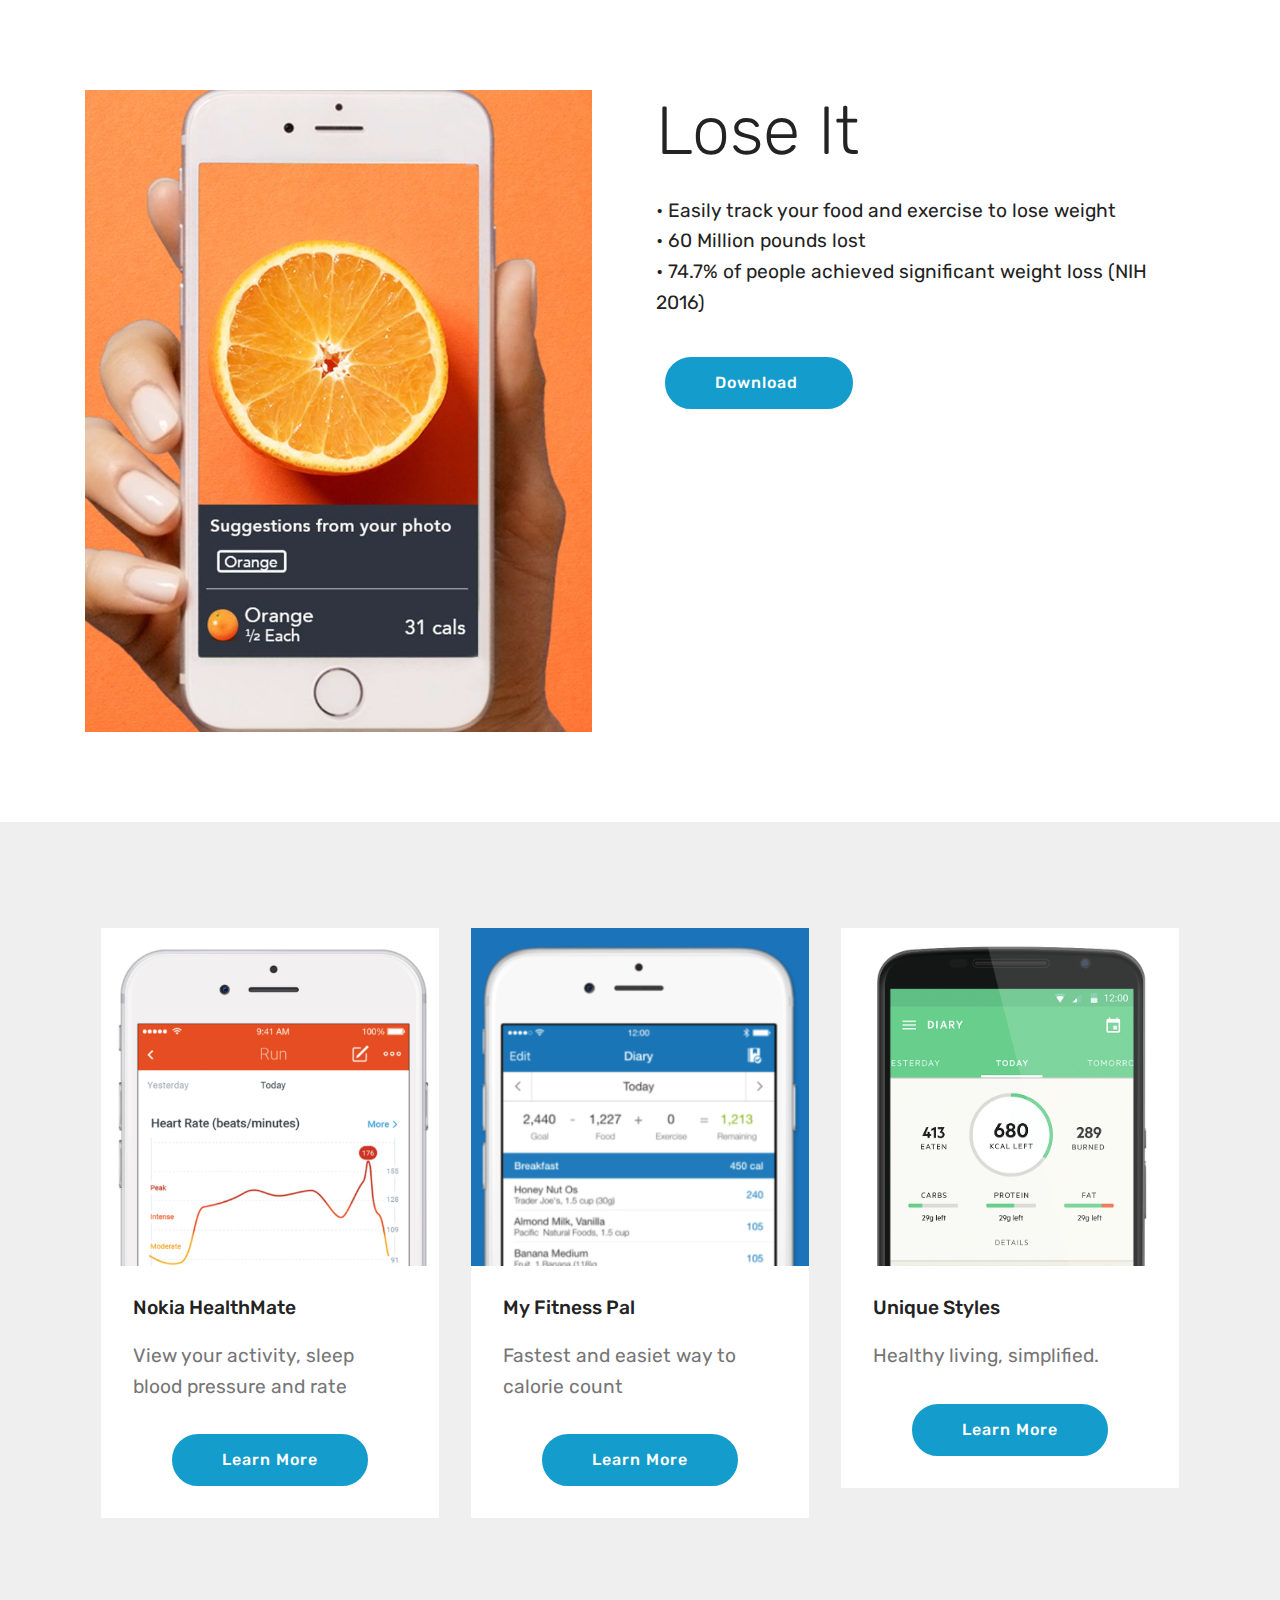
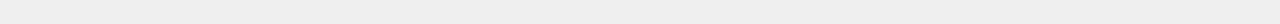
<file: page1.html>
<!DOCTYPE html>
<html >
<head>
  <!-- Site made with Mobirise Website Builder v4.6.3, https://mobirise.com -->
  <meta charset="UTF-8">
  <meta http-equiv="X-UA-Compatible" content="IE=edge">
  <meta name="generator" content="Mobirise v4.6.3, mobirise.com">
  <meta name="viewport" content="width=device-width, initial-scale=1, minimum-scale=1">
  <link rel="shortcut icon" href="assets/images/logo4.png" type="image/x-icon">
  <meta name="description" content="Web Page Maker Description">
  <title>Download App</title>
  <link rel="stylesheet" href="assets/tether/tether.min.css">
  <link rel="stylesheet" href="assets/bootstrap/css/bootstrap.min.css">
  <link rel="stylesheet" href="assets/bootstrap/css/bootstrap-grid.min.css">
  <link rel="stylesheet" href="assets/bootstrap/css/bootstrap-reboot.min.css">
  <link rel="stylesheet" href="assets/theme/css/style.css">
  <link rel="stylesheet" href="assets/mobirise/css/mbr-additional.css" type="text/css">
  
  
  
</head>
<body>
  <section class="header3 cid-qIaB0bDjGx" id="header3-t">

    

    

    <div class="container">
        <div class="media-container-row">
            <div class="mbr-figure" style="width: 100%;">
                <img src="assets/images/lose-it-stills-in-app-4x3-ratio-orange-3-1280x960.jpg" alt="Mobirise" title="">
            </div>

            <div class="media-content">
                <h1 class="mbr-section-title mbr-white pb-3 mbr-fonts-style display-1">Lose It&nbsp;</h1>
                
                <div class="mbr-section-text mbr-white pb-3 ">
                    <p class="mbr-text mbr-fonts-style display-7">• Easily track your food and exercise to lose weight<br>• 60 Million pounds lost&nbsp;<br>• 74.7% of people achieved significant weight loss (NIH 2016)&nbsp;<br></p>
                </div>
                <div class="mbr-section-btn"><a class="btn btn-md btn-primary display-4" href="https://mobirise.com">Download&nbsp;</a>
                    <a class="btn btn-md btn-white-outline display-4" href="https://mobirise.com">LIVE DEMO</a></div>
            </div>
        </div>
    </div>

</section>

<section class="engine"><a href="https://mobirise.ws/o">mobile website builder</a></section><section class="features3 cid-qIaza4ShvP" id="features3-q">

    

    
    <div class="container">
        <div class="media-container-row">
            <div class="card p-3 col-12 col-md-6 col-lg-4">
                <div class="card-wrapper">
                    <div class="card-img">
                        <img src="assets/images/screen-shot-2018-01-29-at-7.44.17-pm-526x1028.png" alt="Mobirise" title="">
                    </div>
                    <div class="card-box">
                        <h4 class="card-title mbr-fonts-style display-7">Nokia HealthMate</h4>
                        <p class="mbr-text mbr-fonts-style display-7">View your activity, sleep blood pressure and rate&nbsp;</p>
                    </div>
                    <div class="mbr-section-btn text-center"><a href="https://mobirise.com" class="btn btn-primary display-4">
                            Learn More
                        </a></div>
                </div>
            </div>

            <div class="card p-3 col-12 col-md-6 col-lg-4">
                <div class="card-wrapper">
                    <div class="card-img">
                        <img src="assets/images/screen-shot-2018-01-29-at-7.47.59-pm-568x1150.png" alt="Mobirise" title="">
                    </div>
                    <div class="card-box">
                        <h4 class="card-title mbr-fonts-style display-7">My Fitness Pal&nbsp;</h4>
                        <p class="mbr-text mbr-fonts-style display-7">Fastest and easiet way to calorie count</p>
                    </div>
                    <div class="mbr-section-btn text-center">
                        <a href="https://mobirise.com" class="btn btn-primary display-4">
                            Learn More
                        </a>
                    </div>
                </div>
            </div>

            <div class="card p-3 col-12 col-md-6 col-lg-4">
                <div class="card-wrapper">
                    <div class="card-img">
                        <img src="assets/images/lifesum-848x1372.png" alt="Mobirise" title="">
                    </div>
                    <div class="card-box">
                        <h4 class="card-title mbr-fonts-style display-7">
                            Unique Styles
                        </h4>
                        <p class="mbr-text mbr-fonts-style display-7">
                            Healthy living, simplified.&nbsp;</p>
                    </div>
                    <div class="mbr-section-btn text-center">
                        <a href="https://mobirise.com" class="btn btn-primary display-4">
                            Learn More
                        </a>
                    </div>
                </div>
            </div>

            
        </div>
    </div>
</section>


  <script src="assets/web/assets/jquery/jquery.min.js"></script>
  <script src="assets/popper/popper.min.js"></script>
  <script src="assets/tether/tether.min.js"></script>
  <script src="assets/bootstrap/js/bootstrap.min.js"></script>
  <script src="assets/smoothscroll/smooth-scroll.js"></script>
  <script src="assets/theme/js/script.js"></script>
  
  
</body>
</html>
</file>
<file: assets/theme/css/style.css>
/*!
 * Mobirise v4 theme (https://mobirise.com/)
 * Copyright 2017 Mobirise
 */
section {
  background-color: #eeeeee; }

section,
.container,
.container-fluid {
  position: relative;
  word-wrap: break-word; }

a.mbr-iconfont:hover {
  text-decoration: none; }

.article .lead p, .article .lead ul, .article .lead ol, .article .lead pre, .article .lead blockquote {
  margin-bottom: 0; }

a {
  font-style: normal;
  font-weight: 400;
  cursor: pointer; }
  a, a:hover {
    text-decoration: none; }

figure {
  margin-bottom: 0; }

body {
  color: #232323; }

h1, h2, h3, h4, h5, h6,
.h1, .h2, .h3, .h4, .h5, .h6,
.display-1, .display-2, .display-3, .display-4 {
  line-height: 1;
  word-break: break-word;
  word-wrap: break-word; }

b, strong {
  font-weight: bold; }

blockquote {
  padding: 10px 0 10px 20px;
  position: relative;
  border-left: 2px solid;
  border-color: #ff3366; }

input:-webkit-autofill, input:-webkit-autofill:hover, input:-webkit-autofill:focus, input:-webkit-autofill:active {
  transition-delay: 9999s;
  transition-property: background-color, color; }

textarea[type="hidden"] {
  display: none; }

body {
  position: relative; }

section {
  background-position: 50% 50%;
  background-repeat: no-repeat;
  background-size: cover; }
  section .mbr-background-video,
  section .mbr-background-video-preview {
    position: absolute;
    bottom: 0;
    left: 0;
    right: 0;
    top: 0; }

.hidden {
  visibility: hidden; }

.mbr-z-index20 {
  z-index: 20; }

/*! Base colors */
.mbr-white {
  color: #ffffff; }

.mbr-black {
  color: #000000; }

.mbr-bg-white {
  background-color: #ffffff; }

.mbr-bg-black {
  background-color: #000000; }

/*! Text-aligns */
.align-left {
  text-align: left; }

.align-center {
  text-align: center; }

.align-right {
  text-align: right; }

@media (max-width: 767px) {
  .align-left, .align-center, .align-right, .mbr-section-btn, .mbr-section-title {
    text-align: center; } }
/*! Font-weight  */
.mbr-light {
  font-weight: 300; }

.mbr-regular {
  font-weight: 400; }

.mbr-semibold {
  font-weight: 500; }

.mbr-bold {
  font-weight: 700; }

/*! Media  */
.media-size-item {
  -webkit-flex: 1 1 auto;
  -moz-flex: 1 1 auto;
  -ms-flex: 1 1 auto;
  -o-flex: 1 1 auto;
  flex: 1 1 auto; }

.media-content {
  -webkit-flex-basis: 100%;
  flex-basis: 100%; }

.media-container-row {
  display: -ms-flexbox;
  display: -webkit-flex;
  display: flex;
  -webkit-flex-direction: row;
  -ms-flex-direction: row;
  flex-direction: row;
  -webkit-flex-wrap: wrap;
  -ms-flex-wrap: wrap;
  flex-wrap: wrap;
  -webkit-justify-content: center;
  -ms-flex-pack: center;
  justify-content: center;
  -webkit-align-content: center;
  -ms-flex-line-pack: center;
  align-content: center;
  -webkit-align-items: start;
  -ms-flex-align: start;
  align-items: start; }
  .media-container-row .media-size-item {
    width: 400px; }

.media-container-column {
  display: -ms-flexbox;
  display: -webkit-flex;
  display: flex;
  -webkit-flex-direction: column;
  -ms-flex-direction: column;
  flex-direction: column;
  -webkit-flex-wrap: wrap;
  -ms-flex-wrap: wrap;
  flex-wrap: wrap;
  -webkit-justify-content: center;
  -ms-flex-pack: center;
  justify-content: center;
  -webkit-align-content: center;
  -ms-flex-line-pack: center;
  align-content: center;
  -webkit-align-items: stretch;
  -ms-flex-align: stretch;
  align-items: stretch; }
  .media-container-column > * {
    width: 100%; }

@media (min-width: 992px) {
  .media-container-row {
    -webkit-flex-wrap: nowrap;
    -ms-flex-wrap: nowrap;
    flex-wrap: nowrap; } }
figure {
  overflow: hidden; }

figure[mbr-media-size] {
  transition: width 0.1s; }

.mbr-figure img, .mbr-figure iframe {
  display: block;
  width: 100%; }

.card {
  background-color: transparent;
  border: none; }

.card-img {
  text-align: center;
  flex-shrink: 0; }

.media {
  max-width: 100%;
  margin: 0 auto; }

.mbr-figure {
  -ms-flex-item-align: center;
  -ms-grid-row-align: center;
  -webkit-align-self: center;
  align-self: center; }

.media-container > div {
  max-width: 100%; }

.mbr-figure img, .card-img img {
  width: 100%; }

@media (max-width: 991px) {
  .media-size-item {
    width: auto !important; }

  .media {
    width: auto; }

  .mbr-figure {
    width: 100% !important; } }
/*! Buttons */
.mbr-section-btn {
  margin-left: -.25rem;
  margin-right: -.25rem;
  font-size: 0; }

nav .mbr-section-btn {
  margin-left: 0rem;
  margin-right: 0rem; }

/*! Btn icon margin */
.btn .mbr-iconfont, .btn.btn-sm .mbr-iconfont {
  cursor: pointer;
  margin-right: 0.5rem; }

.btn.btn-md .mbr-iconfont, .btn.btn-md .mbr-iconfont {
  margin-right: 0.8rem; }

.mbr-regular {
  font-weight: 400; }

.mbr-semibold {
  font-weight: 500; }

.mbr-bold {
  font-weight: 700; }

[type="submit"] {
  -webkit-appearance: none; }

/*! Full-screen */
.mbr-fullscreen .mbr-overlay {
  min-height: 100vh; }

.mbr-fullscreen {
  display: flex;
  display: -webkit-flex;
  display: -moz-flex;
  display: -ms-flex;
  display: -o-flex;
  align-items: center;
  -webkit-align-items: center;
  min-height: 100vh;
  padding-top: 3rem;
  padding-bottom: 3rem; }

/*! Map */
.map {
  height: 25rem;
  position: relative; }
  .map iframe {
    width: 100%;
    height: 100%; }

/* Form */
.form-asterisk {
  font-family: initial;
  position: absolute;
  top: -2px;
  font-weight: normal; }

/*! Scroll to top arrow */
.mbr-arrow-up {
  bottom: 25px;
  right: 90px;
  position: fixed;
  text-align: right;
  z-index: 5000;
  color: #ffffff;
  font-size: 32px;
  transform: rotate(180deg);
  -webkit-transform: rotate(180deg); }

.mbr-arrow-up a {
  background: rgba(0, 0, 0, 0.2);
  border-radius: 3px;
  color: #fff;
  display: inline-block;
  height: 60px;
  width: 60px;
  outline-style: none !important;
  position: relative;
  text-decoration: none;
  transition: all .3s ease-in-out;
  cursor: pointer;
  text-align: center; }
  .mbr-arrow-up a:hover {
    background-color: rgba(0, 0, 0, 0.4); }
  .mbr-arrow-up a i {
    line-height: 60px; }

.mbr-arrow-up-icon {
  display: block;
  color: #fff; }

.mbr-arrow-up-icon::before {
  content: "\203a";
  display: inline-block;
  font-family: serif;
  font-size: 32px;
  line-height: 1;
  font-style: normal;
  position: relative;
  top: 6px;
  left: -4px;
  -webkit-transform: rotate(-90deg);
  transform: rotate(-90deg); }

/*! Arrow Down */
.mbr-arrow {
  position: absolute;
  bottom: 45px;
  left: 50%;
  width: 60px;
  height: 60px;
  cursor: pointer;
  background-color: rgba(80, 80, 80, 0.5);
  border-radius: 50%;
  -webkit-transform: translateX(-50%);
  transform: translateX(-50%); }
  .mbr-arrow > a {
    display: inline-block;
    text-decoration: none;
    outline-style: none;
    -webkit-animation: arrowdown 1.7s ease-in-out infinite;
    animation: arrowdown 1.7s ease-in-out infinite; }
    .mbr-arrow > a > i {
      position: absolute;
      top: -2px;
      left: 15px;
      font-size: 2rem; }

@keyframes arrowdown {
  0% {
    transform: translateY(0px);
    -webkit-transform: translateY(0px); }
  50% {
    transform: translateY(-5px);
    -webkit-transform: translateY(-5px); }
  100% {
    transform: translateY(0px);
    -webkit-transform: translateY(0px); } }
@-webkit-keyframes arrowdown {
  0% {
    transform: translateY(0px);
    -webkit-transform: translateY(0px); }
  50% {
    transform: translateY(-5px);
    -webkit-transform: translateY(-5px); }
  100% {
    transform: translateY(0px);
    -webkit-transform: translateY(0px); } }
@media (max-width: 500px) {
  .mbr-arrow-up {
    left: 50%;
    right: auto;
    transform: translateX(-50%) rotate(180deg);
    -webkit-transform: translateX(-50%) rotate(180deg); } }
/*Gradients animation*/
@keyframes gradient-animation {
  from {
    background-position: 0% 100%;
    animation-timing-function: ease-in-out; }
  to {
    background-position: 100% 0%;
    animation-timing-function: ease-in-out; } }
@-webkit-keyframes gradient-animation {
  from {
    background-position: 0% 100%;
    animation-timing-function: ease-in-out; }
  to {
    background-position: 100% 0%;
    animation-timing-function: ease-in-out; } }
.bg-gradient {
  background-size: 200% 200%;
  animation: gradient-animation 5s infinite alternate;
  -webkit-animation: gradient-animation 5s infinite alternate; }

.menu .navbar-brand {
  display: -webkit-flex; }
  .menu .navbar-brand span {
    display: flex;
    display: -webkit-flex; }
  .menu .navbar-brand .navbar-caption-wrap {
    display: -webkit-flex; }
  .menu .navbar-brand .navbar-logo img {
    display: -webkit-flex; }
@media (min-width: 768px) and (max-width: 991px) {
  .menu .navbar-toggleable-sm .navbar-nav {
    display: -webkit-box;
    display: -webkit-flex;
    display: -ms-flexbox; } }
@media (min-width: 992px) {
  .menu .navbar-nav.nav-dropdown {
    display: -webkit-flex; }
  .menu .navbar-toggleable-sm .navbar-collapse {
    display: -webkit-flex !important; } }

/*# sourceMappingURL=style.css.map */
.engine {
	position: absolute;
	text-indent: -2400px;
	text-align: center;
	padding: 0;
	top: 0;
	left: -2400px;
}
</file>
<file: assets/mobirise/css/mbr-additional.css>
@import url(https://fonts.googleapis.com/css?family=Rubik:300,300i,400,400i,500,500i,700,700i,900,900i);





body {
  font-style: normal;
  line-height: 1.5;
}
.mbr-section-title {
  font-style: normal;
  line-height: 1.2;
}
.mbr-section-subtitle {
  line-height: 1.3;
}
.mbr-text {
  font-style: normal;
  line-height: 1.6;
}
.display-1 {
  font-family: 'Rubik', sans-serif;
  font-size: 4.25rem;
}
.display-1 > .mbr-iconfont {
  font-size: 6.8rem;
}
.display-2 {
  font-family: 'Rubik', sans-serif;
  font-size: 3rem;
}
.display-2 > .mbr-iconfont {
  font-size: 4.8rem;
}
.display-4 {
  font-family: 'Rubik', sans-serif;
  font-size: 1rem;
}
.display-4 > .mbr-iconfont {
  font-size: 1.6rem;
}
.display-5 {
  font-family: 'Rubik', sans-serif;
  font-size: 1.8rem;
}
.display-5 > .mbr-iconfont {
  font-size: 2.88rem;
}
.display-7 {
  font-family: 'Rubik', sans-serif;
  font-size: 1.2rem;
}
.display-7 > .mbr-iconfont {
  font-size: 1.92rem;
}
/* ---- Fluid typography for mobile devices ---- */
/* 1.4 - font scale ratio ( bootstrap == 1.42857 ) */
/* 100vw - current viewport width */
/* (48 - 20)  48 == 48rem == 768px, 20 == 20rem == 320px(minimal supported viewport) */
/* 0.65 - min scale variable, may vary */
@media (max-width: 768px) {
  .display-1 {
    font-size: 3.4rem;
    font-size: calc( 2.1374999999999997rem + (4.25 - 2.1374999999999997) * ((100vw - 20rem) / (48 - 20)));
    line-height: calc( 1.4 * (2.1374999999999997rem + (4.25 - 2.1374999999999997) * ((100vw - 20rem) / (48 - 20))));
  }
  .display-2 {
    font-size: 2.4rem;
    font-size: calc( 1.7rem + (3 - 1.7) * ((100vw - 20rem) / (48 - 20)));
    line-height: calc( 1.4 * (1.7rem + (3 - 1.7) * ((100vw - 20rem) / (48 - 20))));
  }
  .display-4 {
    font-size: 0.8rem;
    font-size: calc( 1rem + (1 - 1) * ((100vw - 20rem) / (48 - 20)));
    line-height: calc( 1.4 * (1rem + (1 - 1) * ((100vw - 20rem) / (48 - 20))));
  }
  .display-5 {
    font-size: 1.44rem;
    font-size: calc( 1.28rem + (1.8 - 1.28) * ((100vw - 20rem) / (48 - 20)));
    line-height: calc( 1.4 * (1.28rem + (1.8 - 1.28) * ((100vw - 20rem) / (48 - 20))));
  }
}
/* Buttons */
.btn {
  font-weight: 500;
  border-width: 2px;
  font-style: normal;
  letter-spacing: 1px;
  margin: .4rem .8rem;
  white-space: normal;
  -webkit-transition: all 0.3s ease-in-out;
  -moz-transition: all 0.3s ease-in-out;
  transition: all 0.3s ease-in-out;
  padding: 1rem 3rem;
  border-radius: 3px;
  display: inline-flex;
  align-items: center;
  justify-content: center;
  word-break: break-word;
}
.btn-sm {
  font-weight: 500;
  letter-spacing: 1px;
  -webkit-transition: all 0.3s ease-in-out;
  -moz-transition: all 0.3s ease-in-out;
  transition: all 0.3s ease-in-out;
  padding: 0.6rem 1.5rem;
  border-radius: 3px;
}
.btn-md {
  font-weight: 500;
  letter-spacing: 1px;
  margin: .4rem .8rem !important;
  -webkit-transition: all 0.3s ease-in-out;
  -moz-transition: all 0.3s ease-in-out;
  transition: all 0.3s ease-in-out;
  padding: 1rem 3rem;
  border-radius: 3px;
}
.btn-lg {
  font-weight: 500;
  letter-spacing: 1px;
  margin: .4rem .8rem !important;
  -webkit-transition: all 0.3s ease-in-out;
  -moz-transition: all 0.3s ease-in-out;
  transition: all 0.3s ease-in-out;
  padding: 1.2rem 3.2rem;
  border-radius: 3px;
}
.bg-primary {
  background-color: #149dcc !important;
}
.bg-success {
  background-color: #f7ed4a !important;
}
.bg-info {
  background-color: #82786e !important;
}
.bg-warning {
  background-color: #879a9f !important;
}
.bg-danger {
  background-color: #b1a374 !important;
}
.btn-primary,
.btn-primary:active {
  background-color: #149dcc !important;
  border-color: #149dcc !important;
  color: #ffffff !important;
}
.btn-primary:hover,
.btn-primary:focus,
.btn-primary.focus,
.btn-primary.active {
  color: #ffffff !important;
  background-color: #0d6786 !important;
  border-color: #0d6786 !important;
}
.btn-primary.disabled,
.btn-primary:disabled {
  color: #ffffff !important;
  background-color: #0d6786 !important;
  border-color: #0d6786 !important;
}
.btn-secondary,
.btn-secondary:active {
  background-color: #ff3366 !important;
  border-color: #ff3366 !important;
  color: #ffffff !important;
}
.btn-secondary:hover,
.btn-secondary:focus,
.btn-secondary.focus,
.btn-secondary.active {
  color: #ffffff !important;
  background-color: #e50039 !important;
  border-color: #e50039 !important;
}
.btn-secondary.disabled,
.btn-secondary:disabled {
  color: #ffffff !important;
  background-color: #e50039 !important;
  border-color: #e50039 !important;
}
.btn-info,
.btn-info:active {
  background-color: #82786e !important;
  border-color: #82786e !important;
  color: #ffffff !important;
}
.btn-info:hover,
.btn-info:focus,
.btn-info.focus,
.btn-info.active {
  color: #ffffff !important;
  background-color: #59524b !important;
  border-color: #59524b !important;
}
.btn-info.disabled,
.btn-info:disabled {
  color: #ffffff !important;
  background-color: #59524b !important;
  border-color: #59524b !important;
}
.btn-success,
.btn-success:active {
  background-color: #f7ed4a !important;
  border-color: #f7ed4a !important;
  color: #3f3c03 !important;
}
.btn-success:hover,
.btn-success:focus,
.btn-success.focus,
.btn-success.active {
  color: #3f3c03 !important;
  background-color: #eadd0a !important;
  border-color: #eadd0a !important;
}
.btn-success.disabled,
.btn-success:disabled {
  color: #3f3c03 !important;
  background-color: #eadd0a !important;
  border-color: #eadd0a !important;
}
.btn-warning,
.btn-warning:active {
  background-color: #879a9f !important;
  border-color: #879a9f !important;
  color: #ffffff !important;
}
.btn-warning:hover,
.btn-warning:focus,
.btn-warning.focus,
.btn-warning.active {
  color: #ffffff !important;
  background-color: #617479 !important;
  border-color: #617479 !important;
}
.btn-warning.disabled,
.btn-warning:disabled {
  color: #ffffff !important;
  background-color: #617479 !important;
  border-color: #617479 !important;
}
.btn-danger,
.btn-danger:active {
  background-color: #b1a374 !important;
  border-color: #b1a374 !important;
  color: #ffffff !important;
}
.btn-danger:hover,
.btn-danger:focus,
.btn-danger.focus,
.btn-danger.active {
  color: #ffffff !important;
  background-color: #8b7d4e !important;
  border-color: #8b7d4e !important;
}
.btn-danger.disabled,
.btn-danger:disabled {
  color: #ffffff !important;
  background-color: #8b7d4e !important;
  border-color: #8b7d4e !important;
}
.btn-white {
  color: #333333 !important;
}
.btn-white,
.btn-white:active {
  background-color: #ffffff !important;
  border-color: #ffffff !important;
  color: #808080 !important;
}
.btn-white:hover,
.btn-white:focus,
.btn-white.focus,
.btn-white.active {
  color: #808080 !important;
  background-color: #d9d9d9 !important;
  border-color: #d9d9d9 !important;
}
.btn-white.disabled,
.btn-white:disabled {
  color: #808080 !important;
  background-color: #d9d9d9 !important;
  border-color: #d9d9d9 !important;
}
.btn-black,
.btn-black:active {
  background-color: #333333 !important;
  border-color: #333333 !important;
  color: #ffffff !important;
}
.btn-black:hover,
.btn-black:focus,
.btn-black.focus,
.btn-black.active {
  color: #ffffff !important;
  background-color: #0d0d0d !important;
  border-color: #0d0d0d !important;
}
.btn-black.disabled,
.btn-black:disabled {
  color: #ffffff !important;
  background-color: #0d0d0d !important;
  border-color: #0d0d0d !important;
}
.btn-primary-outline,
.btn-primary-outline:active {
  background: none;
  border-color: #0b566f;
  color: #0b566f;
}
.btn-primary-outline:hover,
.btn-primary-outline:focus,
.btn-primary-outline.focus,
.btn-primary-outline.active {
  color: #ffffff;
  background-color: #149dcc;
  border-color: #149dcc;
}
.btn-primary-outline.disabled,
.btn-primary-outline:disabled {
  color: #ffffff !important;
  background-color: #149dcc !important;
  border-color: #149dcc !important;
}
.btn-secondary-outline,
.btn-secondary-outline:active {
  background: none;
  border-color: #cc0033;
  color: #cc0033;
}
.btn-secondary-outline:hover,
.btn-secondary-outline:focus,
.btn-secondary-outline.focus,
.btn-secondary-outline.active {
  color: #ffffff;
  background-color: #ff3366;
  border-color: #ff3366;
}
.btn-secondary-outline.disabled,
.btn-secondary-outline:disabled {
  color: #ffffff !important;
  background-color: #ff3366 !important;
  border-color: #ff3366 !important;
}
.btn-info-outline,
.btn-info-outline:active {
  background: none;
  border-color: #4b453f;
  color: #4b453f;
}
.btn-info-outline:hover,
.btn-info-outline:focus,
.btn-info-outline.focus,
.btn-info-outline.active {
  color: #ffffff;
  background-color: #82786e;
  border-color: #82786e;
}
.btn-info-outline.disabled,
.btn-info-outline:disabled {
  color: #ffffff !important;
  background-color: #82786e !important;
  border-color: #82786e !important;
}
.btn-success-outline,
.btn-success-outline:active {
  background: none;
  border-color: #d2c609;
  color: #d2c609;
}
.btn-success-outline:hover,
.btn-success-outline:focus,
.btn-success-outline.focus,
.btn-success-outline.active {
  color: #3f3c03;
  background-color: #f7ed4a;
  border-color: #f7ed4a;
}
.btn-success-outline.disabled,
.btn-success-outline:disabled {
  color: #3f3c03 !important;
  background-color: #f7ed4a !important;
  border-color: #f7ed4a !important;
}
.btn-warning-outline,
.btn-warning-outline:active {
  background: none;
  border-color: #55666b;
  color: #55666b;
}
.btn-warning-outline:hover,
.btn-warning-outline:focus,
.btn-warning-outline.focus,
.btn-warning-outline.active {
  color: #ffffff;
  background-color: #879a9f;
  border-color: #879a9f;
}
.btn-warning-outline.disabled,
.btn-warning-outline:disabled {
  color: #ffffff !important;
  background-color: #879a9f !important;
  border-color: #879a9f !important;
}
.btn-danger-outline,
.btn-danger-outline:active {
  background: none;
  border-color: #7a6e45;
  color: #7a6e45;
}
.btn-danger-outline:hover,
.btn-danger-outline:focus,
.btn-danger-outline.focus,
.btn-danger-outline.active {
  color: #ffffff;
  background-color: #b1a374;
  border-color: #b1a374;
}
.btn-danger-outline.disabled,
.btn-danger-outline:disabled {
  color: #ffffff !important;
  background-color: #b1a374 !important;
  border-color: #b1a374 !important;
}
.btn-black-outline,
.btn-black-outline:active {
  background: none;
  border-color: #000000;
  color: #000000;
}
.btn-black-outline:hover,
.btn-black-outline:focus,
.btn-black-outline.focus,
.btn-black-outline.active {
  color: #ffffff;
  background-color: #333333;
  border-color: #333333;
}
.btn-black-outline.disabled,
.btn-black-outline:disabled {
  color: #ffffff !important;
  background-color: #333333 !important;
  border-color: #333333 !important;
}
.btn-white-outline,
.btn-white-outline:active,
.btn-white-outline.active {
  background: none;
  border-color: #ffffff;
  color: #ffffff;
}
.btn-white-outline:hover,
.btn-white-outline:focus,
.btn-white-outline.focus {
  color: #333333;
  background-color: #ffffff;
  border-color: #ffffff;
}
.text-primary {
  color: #149dcc !important;
}
.text-secondary {
  color: #ff3366 !important;
}
.text-success {
  color: #f7ed4a !important;
}
.text-info {
  color: #82786e !important;
}
.text-warning {
  color: #879a9f !important;
}
.text-danger {
  color: #b1a374 !important;
}
.text-white {
  color: #ffffff !important;
}
.text-black {
  color: #000000 !important;
}
a.text-primary:hover,
a.text-primary:focus {
  color: #0b566f !important;
}
a.text-secondary:hover,
a.text-secondary:focus {
  color: #cc0033 !important;
}
a.text-success:hover,
a.text-success:focus {
  color: #d2c609 !important;
}
a.text-info:hover,
a.text-info:focus {
  color: #4b453f !important;
}
a.text-warning:hover,
a.text-warning:focus {
  color: #55666b !important;
}
a.text-danger:hover,
a.text-danger:focus {
  color: #7a6e45 !important;
}
a.text-white:hover,
a.text-white:focus {
  color: #b3b3b3 !important;
}
a.text-black:hover,
a.text-black:focus {
  color: #4d4d4d !important;
}
.alert-success {
  background-color: #70c770;
}
.alert-info {
  background-color: #82786e;
}
.alert-warning {
  background-color: #879a9f;
}
.alert-danger {
  background-color: #b1a374;
}
.mbr-section-btn a.btn:not(.btn-form) {
  border-radius: 100px;
}
.mbr-section-btn a.btn:not(.btn-form):hover,
.mbr-section-btn a.btn:not(.btn-form):focus {
  box-shadow: none !important;
}
.mbr-section-btn a.btn:not(.btn-form):hover,
.mbr-section-btn a.btn:not(.btn-form):focus {
  box-shadow: 0 10px 40px 0 rgba(0, 0, 0, 0.2) !important;
  -webkit-box-shadow: 0 10px 40px 0 rgba(0, 0, 0, 0.2) !important;
}
.mbr-gallery-filter li a {
  border-radius: 100px !important;
}
.mbr-gallery-filter li.active .btn {
  background-color: #149dcc;
  border-color: #149dcc;
  color: #ffffff;
}
.mbr-gallery-filter li.active .btn:focus {
  box-shadow: none;
}
.nav-tabs .nav-link {
  border-radius: 100px !important;
}
.btn-form {
  border-radius: 0;
}
.btn-form:hover {
  cursor: pointer;
}
a,
a:hover {
  color: #149dcc;
}
.mbr-plan-header.bg-primary .mbr-plan-subtitle,
.mbr-plan-header.bg-primary .mbr-plan-price-desc {
  color: #b4e6f8;
}
.mbr-plan-header.bg-success .mbr-plan-subtitle,
.mbr-plan-header.bg-success .mbr-plan-price-desc {
  color: #ffffff;
}
.mbr-plan-header.bg-info .mbr-plan-subtitle,
.mbr-plan-header.bg-info .mbr-plan-price-desc {
  color: #beb8b2;
}
.mbr-plan-header.bg-warning .mbr-plan-subtitle,
.mbr-plan-header.bg-warning .mbr-plan-price-desc {
  color: #ced6d8;
}
.mbr-plan-header.bg-danger .mbr-plan-subtitle,
.mbr-plan-header.bg-danger .mbr-plan-price-desc {
  color: #dfd9c6;
}
/* Scroll to top button*/
.scrollToTop_wraper {
  opacity: 0 !important;
}
#scrollToTop a i:before {
  content: '';
  position: absolute;
  height: 40%;
  top: 25%;
  background: #fff;
  width: 2px;
  left: calc(50% - 1px);
}
#scrollToTop a i:after {
  content: '';
  position: absolute;
  display: block;
  border-top: 2px solid #fff;
  border-right: 2px solid #fff;
  width: 40%;
  height: 40%;
  left: 30%;
  bottom: 30%;
  transform: rotate(135deg);
}
/* Others*/
.note-check a[data-value=Rubik] {
  font-style: normal;
}
.mbr-arrow a {
  color: #ffffff;
}
@media (max-width: 767px) {
  .mbr-arrow {
    display: none;
  }
}
.form-control-label {
  position: relative;
  cursor: pointer;
  margin-bottom: .357em;
  padding: 0;
}
.alert {
  color: #ffffff;
  border-radius: 0;
  border: 0;
  font-size: .875rem;
  line-height: 1.5;
  margin-bottom: 1.875rem;
  padding: 1.25rem;
  position: relative;
}
.alert.alert-form::after {
  background-color: inherit;
  bottom: -7px;
  content: "";
  display: block;
  height: 14px;
  left: 50%;
  margin-left: -7px;
  position: absolute;
  transform: rotate(45deg);
  width: 14px;
}
.form-control {
  background-color: #f5f5f5;
  box-shadow: none;
  color: #565656;
  font-family: 'Rubik', sans-serif;
  font-size: 1.2rem;
  line-height: 1.43;
  min-height: 3.5em;
  padding: 1.07em .5em;
}
.form-control > .mbr-iconfont {
  font-size: 1.92rem;
}
.form-control,
.form-control:focus {
  border: 1px solid #e8e8e8;
}
.form-active .form-control:invalid {
  border-color: red;
}
.mbr-overlay {
  background-color: #000;
  bottom: 0;
  left: 0;
  opacity: .5;
  position: absolute;
  right: 0;
  top: 0;
  z-index: 0;
}
blockquote {
  font-style: italic;
  padding: 10px 0 10px 20px;
  font-size: 1.09rem;
  position: relative;
  border-color: #149dcc;
  border-width: 3px;
}
ul,
ol,
pre,
blockquote {
  margin-bottom: 2.3125rem;
}
pre {
  background: #f4f4f4;
  padding: 10px 24px;
  white-space: pre-wrap;
}
.inactive {
  -webkit-user-select: none;
  -moz-user-select: none;
  -ms-user-select: none;
  user-select: none;
  pointer-events: none;
  -webkit-user-drag: none;
  user-drag: none;
}
.mbr-section__comments .row {
  justify-content: center;
}
/* Forms */
.mbr-form .btn {
  margin: .4rem 0;
}
.mbr-form .input-group-btn a.btn {
  border-radius: 100px !important;
}
.mbr-form .input-group-btn a.btn:hover {
  box-shadow: 0 10px 40px 0 rgba(0, 0, 0, 0.2);
}
.mbr-form .input-group-btn button[type="submit"] {
  border-radius: 100px !important;
  padding: 1rem 3rem;
}
.mbr-form .input-group-btn button[type="submit"]:hover {
  box-shadow: 0 10px 40px 0 rgba(0, 0, 0, 0.2);
}
.form2 .form-control {
  border-top-left-radius: 100px;
  border-bottom-left-radius: 100px;
}
.form2 .input-group-btn a.btn {
  border-top-left-radius: 0 !important;
  border-bottom-left-radius: 0 !important;
}
.form2 .input-group-btn button[type="submit"] {
  border-top-left-radius: 0 !important;
  border-bottom-left-radius: 0 !important;
}
.form3 input[type="email"] {
  border-radius: 100px !important;
}
@media (max-width: 349px) {
  .form2 input[type="email"] {
    border-radius: 100px !important;
  }
  .form2 .input-group-btn a.btn {
    border-radius: 100px !important;
  }
  .form2 .input-group-btn button[type="submit"] {
    border-radius: 100px !important;
  }
}
@media (max-width: 767px) {
  .btn {
    font-size: .75rem !important;
  }
  .btn .mbr-iconfont {
    font-size: 1rem !important;
  }
}
/* Social block */
.btn-social {
  font-size: 20px;
  border-radius: 50%;
  padding: 0;
  width: 44px;
  height: 44px;
  line-height: 44px;
  text-align: center;
  position: relative;
  border: 2px solid #c0a375;
  border-color: #149dcc;
  color: #232323;
  cursor: pointer;
}
.btn-social i {
  top: 0;
  line-height: 44px;
  width: 44px;
}
.btn-social:hover {
  color: #fff;
  background: #149dcc;
}
.btn-social + .btn {
  margin-left: .1rem;
}
/* Footer */
.mbr-footer-content li::before,
.mbr-footer .mbr-contacts li::before {
  background: #149dcc;
}
.mbr-footer-content li a:hover,
.mbr-footer .mbr-contacts li a:hover {
  color: #149dcc;
}
.footer3 input[type="email"],
.footer4 input[type="email"] {
  border-radius: 100px !important;
}
.footer3 .input-group-btn a.btn,
.footer4 .input-group-btn a.btn {
  border-radius: 100px !important;
}
.footer3 .input-group-btn button[type="submit"],
.footer4 .input-group-btn button[type="submit"] {
  border-radius: 100px !important;
}
/* Headers*/
.header13 .form-inline input[type="email"],
.header14 .form-inline input[type="email"] {
  border-radius: 100px;
}
.header13 .form-inline input[type="text"],
.header14 .form-inline input[type="text"] {
  border-radius: 100px;
}
.header13 .form-inline input[type="tel"],
.header14 .form-inline input[type="tel"] {
  border-radius: 100px;
}
.header13 .form-inline a.btn,
.header14 .form-inline a.btn {
  border-radius: 100px;
}
.header13 .form-inline button,
.header14 .form-inline button {
  border-radius: 100px !important;
}
.offset-1 {
  margin-left: 8.33333%;
}
.offset-2 {
  margin-left: 16.66667%;
}
.offset-3 {
  margin-left: 25%;
}
.offset-4 {
  margin-left: 33.33333%;
}
.offset-5 {
  margin-left: 41.66667%;
}
.offset-6 {
  margin-left: 50%;
}
.offset-7 {
  margin-left: 58.33333%;
}
.offset-8 {
  margin-left: 66.66667%;
}
.offset-9 {
  margin-left: 75%;
}
.offset-10 {
  margin-left: 83.33333%;
}
.offset-11 {
  margin-left: 91.66667%;
}
@media (min-width: 576px) {
  .offset-sm-0 {
    margin-left: 0%;
  }
  .offset-sm-1 {
    margin-left: 8.33333%;
  }
  .offset-sm-2 {
    margin-left: 16.66667%;
  }
  .offset-sm-3 {
    margin-left: 25%;
  }
  .offset-sm-4 {
    margin-left: 33.33333%;
  }
  .offset-sm-5 {
    margin-left: 41.66667%;
  }
  .offset-sm-6 {
    margin-left: 50%;
  }
  .offset-sm-7 {
    margin-left: 58.33333%;
  }
  .offset-sm-8 {
    margin-left: 66.66667%;
  }
  .offset-sm-9 {
    margin-left: 75%;
  }
  .offset-sm-10 {
    margin-left: 83.33333%;
  }
  .offset-sm-11 {
    margin-left: 91.66667%;
  }
}
@media (min-width: 768px) {
  .offset-md-0 {
    margin-left: 0%;
  }
  .offset-md-1 {
    margin-left: 8.33333%;
  }
  .offset-md-2 {
    margin-left: 16.66667%;
  }
  .offset-md-3 {
    margin-left: 25%;
  }
  .offset-md-4 {
    margin-left: 33.33333%;
  }
  .offset-md-5 {
    margin-left: 41.66667%;
  }
  .offset-md-6 {
    margin-left: 50%;
  }
  .offset-md-7 {
    margin-left: 58.33333%;
  }
  .offset-md-8 {
    margin-left: 66.66667%;
  }
  .offset-md-9 {
    margin-left: 75%;
  }
  .offset-md-10 {
    margin-left: 83.33333%;
  }
  .offset-md-11 {
    margin-left: 91.66667%;
  }
}
@media (min-width: 992px) {
  .offset-lg-0 {
    margin-left: 0%;
  }
  .offset-lg-1 {
    margin-left: 8.33333%;
  }
  .offset-lg-2 {
    margin-left: 16.66667%;
  }
  .offset-lg-3 {
    margin-left: 25%;
  }
  .offset-lg-4 {
    margin-left: 33.33333%;
  }
  .offset-lg-5 {
    margin-left: 41.66667%;
  }
  .offset-lg-6 {
    margin-left: 50%;
  }
  .offset-lg-7 {
    margin-left: 58.33333%;
  }
  .offset-lg-8 {
    margin-left: 66.66667%;
  }
  .offset-lg-9 {
    margin-left: 75%;
  }
  .offset-lg-10 {
    margin-left: 83.33333%;
  }
  .offset-lg-11 {
    margin-left: 91.66667%;
  }
}
@media (min-width: 1200px) {
  .offset-xl-0 {
    margin-left: 0%;
  }
  .offset-xl-1 {
    margin-left: 8.33333%;
  }
  .offset-xl-2 {
    margin-left: 16.66667%;
  }
  .offset-xl-3 {
    margin-left: 25%;
  }
  .offset-xl-4 {
    margin-left: 33.33333%;
  }
  .offset-xl-5 {
    margin-left: 41.66667%;
  }
  .offset-xl-6 {
    margin-left: 50%;
  }
  .offset-xl-7 {
    margin-left: 58.33333%;
  }
  .offset-xl-8 {
    margin-left: 66.66667%;
  }
  .offset-xl-9 {
    margin-left: 75%;
  }
  .offset-xl-10 {
    margin-left: 83.33333%;
  }
  .offset-xl-11 {
    margin-left: 91.66667%;
  }
}
.navbar-toggler {
  -webkit-align-self: flex-start;
  -ms-flex-item-align: start;
  align-self: flex-start;
  padding: 0.25rem 0.75rem;
  font-size: 1.25rem;
  line-height: 1;
  background: transparent;
  border: 1px solid transparent;
  -webkit-border-radius: 0.25rem;
  border-radius: 0.25rem;
}
.navbar-toggler:focus,
.navbar-toggler:hover {
  text-decoration: none;
}
.navbar-toggler-icon {
  display: inline-block;
  width: 1.5em;
  height: 1.5em;
  vertical-align: middle;
  content: "";
  background: no-repeat center center;
  -webkit-background-size: 100% 100%;
  -o-background-size: 100% 100%;
  background-size: 100% 100%;
}
.navbar-toggler-left {
  position: absolute;
  left: 1rem;
}
.navbar-toggler-right {
  position: absolute;
  right: 1rem;
}
@media (max-width: 575px) {
  .navbar-toggleable .navbar-nav .dropdown-menu {
    position: static;
    float: none;
  }
  .navbar-toggleable > .container {
    padding-right: 0;
    padding-left: 0;
  }
}
@media (min-width: 576px) {
  .navbar-toggleable {
    -webkit-box-orient: horizontal;
    -webkit-box-direction: normal;
    -webkit-flex-direction: row;
    -ms-flex-direction: row;
    flex-direction: row;
    -webkit-flex-wrap: nowrap;
    -ms-flex-wrap: nowrap;
    flex-wrap: nowrap;
    -webkit-box-align: center;
    -webkit-align-items: center;
    -ms-flex-align: center;
    align-items: center;
  }
  .navbar-toggleable .navbar-nav {
    -webkit-box-orient: horizontal;
    -webkit-box-direction: normal;
    -webkit-flex-direction: row;
    -ms-flex-direction: row;
    flex-direction: row;
  }
  .navbar-toggleable .navbar-nav .nav-link {
    padding-right: .5rem;
    padding-left: .5rem;
  }
  .navbar-toggleable > .container {
    display: -webkit-box;
    display: -webkit-flex;
    display: -ms-flexbox;
    display: flex;
    -webkit-flex-wrap: nowrap;
    -ms-flex-wrap: nowrap;
    flex-wrap: nowrap;
    -webkit-box-align: center;
    -webkit-align-items: center;
    -ms-flex-align: center;
    align-items: center;
  }
  .navbar-toggleable .navbar-collapse {
    display: -webkit-box !important;
    display: -webkit-flex !important;
    display: -ms-flexbox !important;
    display: flex !important;
    width: 100%;
  }
  .navbar-toggleable .navbar-toggler {
    display: none;
  }
}
@media (max-width: 767px) {
  .navbar-toggleable-sm .navbar-nav .dropdown-menu {
    position: static;
    float: none;
  }
  .navbar-toggleable-sm > .container {
    padding-right: 0;
    padding-left: 0;
  }
}
@media (min-width: 768px) {
  .navbar-toggleable-sm {
    -webkit-box-orient: horizontal;
    -webkit-box-direction: normal;
    -webkit-flex-direction: row;
    -ms-flex-direction: row;
    flex-direction: row;
    -webkit-flex-wrap: nowrap;
    -ms-flex-wrap: nowrap;
    flex-wrap: nowrap;
    -webkit-box-align: center;
    -webkit-align-items: center;
    -ms-flex-align: center;
    align-items: center;
  }
  .navbar-toggleable-sm .navbar-nav {
    -webkit-box-orient: horizontal;
    -webkit-box-direction: normal;
    -webkit-flex-direction: row;
    -ms-flex-direction: row;
    flex-direction: row;
  }
  .navbar-toggleable-sm .navbar-nav .nav-link {
    padding-right: .5rem;
    padding-left: .5rem;
  }
  .navbar-toggleable-sm > .container {
    display: -webkit-box;
    display: -webkit-flex;
    display: -ms-flexbox;
    display: flex;
    -webkit-flex-wrap: nowrap;
    -ms-flex-wrap: nowrap;
    flex-wrap: nowrap;
    -webkit-box-align: center;
    -webkit-align-items: center;
    -ms-flex-align: center;
    align-items: center;
  }
  .navbar-toggleable-sm .navbar-collapse {
    display: -webkit-box !important;
    display: -webkit-flex !important;
    display: -ms-flexbox !important;
    display: flex !important;
    width: 100%;
  }
  .navbar-toggleable-sm .navbar-toggler {
    display: none;
  }
}
@media (max-width: 991px) {
  .navbar-toggleable-md .navbar-nav .dropdown-menu {
    position: static;
    float: none;
  }
  .navbar-toggleable-md > .container {
    padding-right: 0;
    padding-left: 0;
  }
}
@media (min-width: 992px) {
  .navbar-toggleable-md {
    -webkit-box-orient: horizontal;
    -webkit-box-direction: normal;
    -webkit-flex-direction: row;
    -ms-flex-direction: row;
    flex-direction: row;
    -webkit-flex-wrap: nowrap;
    -ms-flex-wrap: nowrap;
    flex-wrap: nowrap;
    -webkit-box-align: center;
    -webkit-align-items: center;
    -ms-flex-align: center;
    align-items: center;
  }
  .navbar-toggleable-md .navbar-nav {
    -webkit-box-orient: horizontal;
    -webkit-box-direction: normal;
    -webkit-flex-direction: row;
    -ms-flex-direction: row;
    flex-direction: row;
  }
  .navbar-toggleable-md .navbar-nav .nav-link {
    padding-right: .5rem;
    padding-left: .5rem;
  }
  .navbar-toggleable-md > .container {
    display: -webkit-box;
    display: -webkit-flex;
    display: -ms-flexbox;
    display: flex;
    -webkit-flex-wrap: nowrap;
    -ms-flex-wrap: nowrap;
    flex-wrap: nowrap;
    -webkit-box-align: center;
    -webkit-align-items: center;
    -ms-flex-align: center;
    align-items: center;
  }
  .navbar-toggleable-md .navbar-collapse {
    display: -webkit-box !important;
    display: -webkit-flex !important;
    display: -ms-flexbox !important;
    display: flex !important;
    width: 100%;
  }
  .navbar-toggleable-md .navbar-toggler {
    display: none;
  }
}
@media (max-width: 1199px) {
  .navbar-toggleable-lg .navbar-nav .dropdown-menu {
    position: static;
    float: none;
  }
  .navbar-toggleable-lg > .container {
    padding-right: 0;
    padding-left: 0;
  }
}
@media (min-width: 1200px) {
  .navbar-toggleable-lg {
    -webkit-box-orient: horizontal;
    -webkit-box-direction: normal;
    -webkit-flex-direction: row;
    -ms-flex-direction: row;
    flex-direction: row;
    -webkit-flex-wrap: nowrap;
    -ms-flex-wrap: nowrap;
    flex-wrap: nowrap;
    -webkit-box-align: center;
    -webkit-align-items: center;
    -ms-flex-align: center;
    align-items: center;
  }
  .navbar-toggleable-lg .navbar-nav {
    -webkit-box-orient: horizontal;
    -webkit-box-direction: normal;
    -webkit-flex-direction: row;
    -ms-flex-direction: row;
    flex-direction: row;
  }
  .navbar-toggleable-lg .navbar-nav .nav-link {
    padding-right: .5rem;
    padding-left: .5rem;
  }
  .navbar-toggleable-lg > .container {
    display: -webkit-box;
    display: -webkit-flex;
    display: -ms-flexbox;
    display: flex;
    -webkit-flex-wrap: nowrap;
    -ms-flex-wrap: nowrap;
    flex-wrap: nowrap;
    -webkit-box-align: center;
    -webkit-align-items: center;
    -ms-flex-align: center;
    align-items: center;
  }
  .navbar-toggleable-lg .navbar-collapse {
    display: -webkit-box !important;
    display: -webkit-flex !important;
    display: -ms-flexbox !important;
    display: flex !important;
    width: 100%;
  }
  .navbar-toggleable-lg .navbar-toggler {
    display: none;
  }
}
.navbar-toggleable-xl {
  -webkit-box-orient: horizontal;
  -webkit-box-direction: normal;
  -webkit-flex-direction: row;
  -ms-flex-direction: row;
  flex-direction: row;
  -webkit-flex-wrap: nowrap;
  -ms-flex-wrap: nowrap;
  flex-wrap: nowrap;
  -webkit-box-align: center;
  -webkit-align-items: center;
  -ms-flex-align: center;
  align-items: center;
}
.navbar-toggleable-xl .navbar-nav .dropdown-menu {
  position: static;
  float: none;
}
.navbar-toggleable-xl > .container {
  padding-right: 0;
  padding-left: 0;
}
.navbar-toggleable-xl .navbar-nav {
  -webkit-box-orient: horizontal;
  -webkit-box-direction: normal;
  -webkit-flex-direction: row;
  -ms-flex-direction: row;
  flex-direction: row;
}
.navbar-toggleable-xl .navbar-nav .nav-link {
  padding-right: .5rem;
  padding-left: .5rem;
}
.navbar-toggleable-xl > .container {
  display: -webkit-box;
  display: -webkit-flex;
  display: -ms-flexbox;
  display: flex;
  -webkit-flex-wrap: nowrap;
  -ms-flex-wrap: nowrap;
  flex-wrap: nowrap;
  -webkit-box-align: center;
  -webkit-align-items: center;
  -ms-flex-align: center;
  align-items: center;
}
.navbar-toggleable-xl .navbar-collapse {
  display: -webkit-box !important;
  display: -webkit-flex !important;
  display: -ms-flexbox !important;
  display: flex !important;
  width: 100%;
}
.navbar-toggleable-xl .navbar-toggler {
  display: none;
}
.card-img {
  width: auto;
}
.menu .navbar.collapsed:not(.beta-menu) {
  flex-direction: column;
}
.carousel-item.active,
.carousel-item-next,
.carousel-item-prev {
  display: -webkit-box;
  display: -webkit-flex;
  display: -ms-flexbox;
  display: flex;
}
.note-air-layout .dropup .dropdown-menu,
.note-air-layout .navbar-fixed-bottom .dropdown .dropdown-menu {
  bottom: initial !important;
}
html,
body {
  height: auto;
  min-height: 100vh;
}
.dropup .dropdown-toggle::after {
  display: none;
}
.cid-qI9pcjKdaG {
  padding-top: 60px;
  padding-bottom: 60px;
  background-image: url("../../../assets/images/genessa-panainte-179123-2000x1335.jpg");
}
.cid-qI9qMcJyDv {
  padding-top: 45px;
  padding-bottom: 45px;
  background-color: #efefef;
}
.cid-qI9qMcJyDv .card-box {
  padding: 0 2rem;
}
.cid-qI9qMcJyDv .mbr-section-btn {
  padding-top: 1rem;
}
.cid-qI9qMcJyDv .mbr-section-btn a {
  margin-top: 1rem;
  margin-bottom: 0;
}
.cid-qI9qMcJyDv h4 {
  font-weight: 500;
  margin-bottom: 0;
  text-align: left;
  padding-top: 2rem;
}
.cid-qI9qMcJyDv p {
  margin-bottom: 0;
  text-align: left;
  padding-top: 1.5rem;
}
.cid-qI9qMcJyDv .mbr-text {
  color: #767676;
  text-align: left;
}
.cid-qI9qMcJyDv .card-wrapper {
  height: 100%;
  padding-bottom: 2rem;
  background: #ffffff;
  box-shadow: 0px 0px 0px 0px rgba(0, 0, 0, 0);
  transition: box-shadow 0.3s;
}
.cid-qI9qMcJyDv .card-wrapper:hover {
  box-shadow: 0px 0px 30px 0px rgba(0, 0, 0, 0.05);
  transition: box-shadow 0.3s;
}
.cid-qI9qMcJyDv .card-title {
  text-align: left;
}
.cid-qIaKTY170Z {
  padding-top: 15px;
  padding-bottom: 15px;
  background-color: #efefef;
}
.cid-qIaKTY170Z .card-box {
  padding: 0 2rem;
}
.cid-qIaKTY170Z .mbr-section-btn {
  padding-top: 1rem;
}
.cid-qIaKTY170Z .mbr-section-btn a {
  margin-top: 1rem;
  margin-bottom: 0;
}
.cid-qIaKTY170Z h4 {
  font-weight: 500;
  margin-bottom: 0;
  text-align: left;
  padding-top: 2rem;
}
.cid-qIaKTY170Z p {
  margin-bottom: 0;
  text-align: left;
  padding-top: 1.5rem;
}
.cid-qIaKTY170Z .mbr-text {
  color: #767676;
}
.cid-qIaKTY170Z .card-wrapper {
  height: 100%;
  padding-bottom: 2rem;
  background: #ffffff;
  box-shadow: 0px 0px 0px 0px rgba(0, 0, 0, 0);
  transition: box-shadow 0.3s;
}
.cid-qIaKTY170Z .card-wrapper:hover {
  box-shadow: 0px 0px 30px 0px rgba(0, 0, 0, 0.05);
  transition: box-shadow 0.3s;
}
.cid-qI9vhb0rMr {
  padding-top: 45px;
  padding-bottom: 45px;
  background-color: #efefef;
}
.cid-qI9vhb0rMr .card-box {
  padding: 0 2rem;
}
.cid-qI9vhb0rMr .mbr-section-btn {
  padding-top: 1rem;
}
.cid-qI9vhb0rMr .mbr-section-btn a {
  margin-top: 1rem;
  margin-bottom: 0;
}
.cid-qI9vhb0rMr h4 {
  font-weight: 500;
  margin-bottom: 0;
  text-align: left;
  padding-top: 2rem;
}
.cid-qI9vhb0rMr p {
  margin-bottom: 0;
  text-align: left;
  padding-top: 1.5rem;
}
.cid-qI9vhb0rMr .mbr-text {
  color: #767676;
  text-align: left;
}
.cid-qI9vhb0rMr .card-wrapper {
  height: 100%;
  padding-bottom: 2rem;
  background: #ffffff;
  box-shadow: 0px 0px 0px 0px rgba(0, 0, 0, 0);
  transition: box-shadow 0.3s;
}
.cid-qI9vhb0rMr .card-wrapper:hover {
  box-shadow: 0px 0px 30px 0px rgba(0, 0, 0, 0.05);
  transition: box-shadow 0.3s;
}
.cid-qI9vhb0rMr .card-title {
  text-align: center;
}
.cid-qIacMYsEM7 {
  background-image: url("../../../assets/images/crew-22256-1-2000x1333.jpg");
}
.cid-qIaTNVrlQl {
  background-image: url("../../../assets/images/hush-naidoo-382152-2000x1333.jpg");
}
.cid-qIaTNVrlQl H1 {
  color: #ffffff;
}
.cid-qIaB0bDjGx {
  padding-top: 90px;
  padding-bottom: 90px;
  background-color: #ffffff;
}
@media (min-width: 992px) {
  .cid-qIaB0bDjGx .mbr-figure {
    padding-right: 4rem;
  }
}
@media (max-width: 991px) {
  .cid-qIaB0bDjGx .mbr-figure {
    padding-bottom: 3rem;
  }
}
@media (max-width: 767px) {
  .cid-qIaB0bDjGx .mbr-text {
    text-align: center;
  }
}
.cid-qIaB0bDjGx H1 {
  color: #232323;
}
.cid-qIaB0bDjGx .mbr-text,
.cid-qIaB0bDjGx .mbr-section-btn {
  color: #232323;
}
.cid-qIaza4ShvP {
  padding-top: 90px;
  padding-bottom: 90px;
  background-color: #efefef;
}
.cid-qIaza4ShvP .card-box {
  padding: 0 2rem;
}
.cid-qIaza4ShvP .mbr-section-btn {
  padding-top: 1rem;
}
.cid-qIaza4ShvP .mbr-section-btn a {
  margin-top: 1rem;
  margin-bottom: 0;
}
.cid-qIaza4ShvP h4 {
  font-weight: 500;
  margin-bottom: 0;
  text-align: left;
  padding-top: 2rem;
}
.cid-qIaza4ShvP p {
  margin-bottom: 0;
  text-align: left;
  padding-top: 1.5rem;
}
.cid-qIaza4ShvP .mbr-text {
  color: #767676;
}
.cid-qIaza4ShvP .card-wrapper {
  height: 100%;
  padding-bottom: 2rem;
  background: #ffffff;
  box-shadow: 0px 0px 0px 0px rgba(0, 0, 0, 0);
  transition: box-shadow 0.3s;
}
.cid-qIaza4ShvP .card-wrapper:hover {
  box-shadow: 0px 0px 30px 0px rgba(0, 0, 0, 0.05);
  transition: box-shadow 0.3s;
}
</file>
